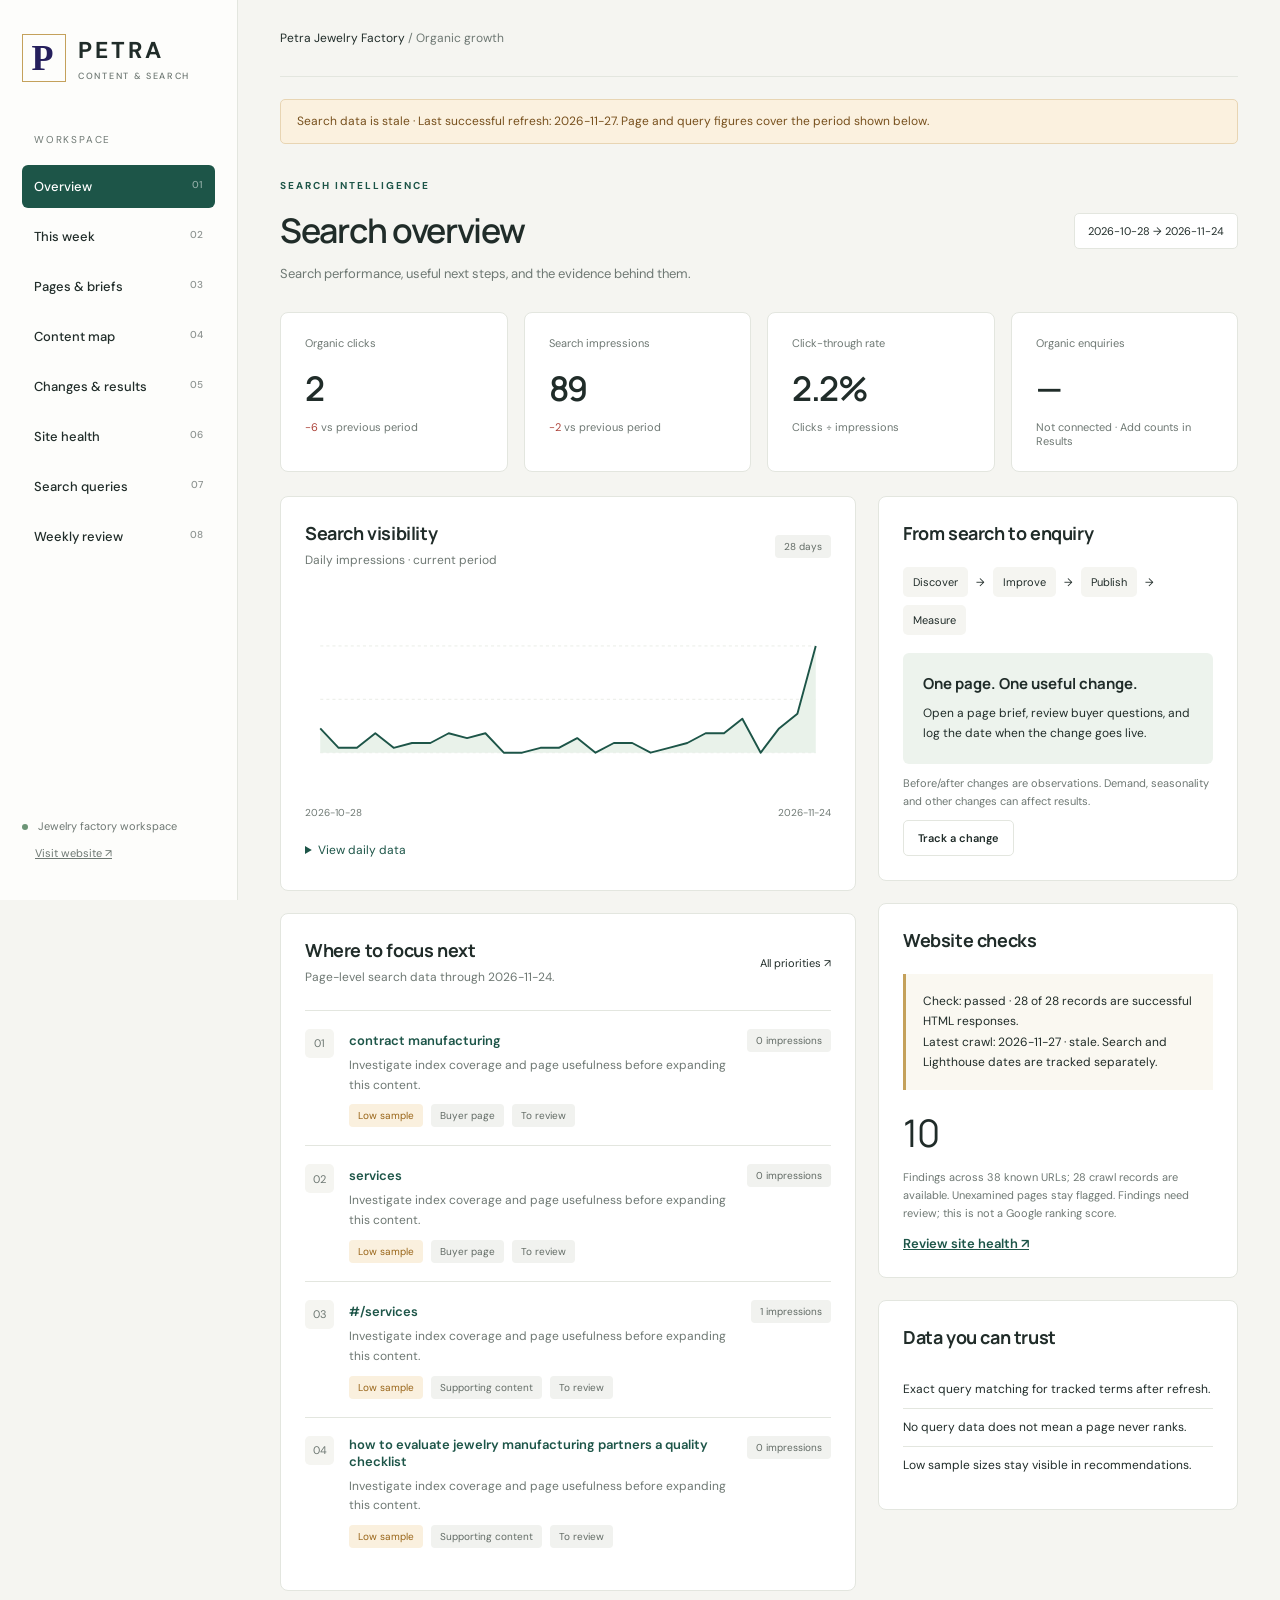
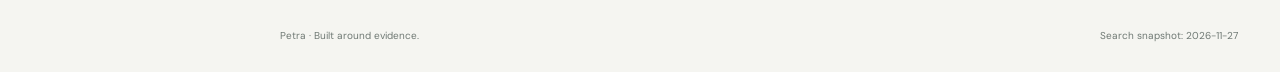
<file: index.html>
<!doctype html>
<html lang="en">
  <head>
    <meta charset="utf-8" />
    <meta name="viewport" content="width=device-width, initial-scale=1" />
    <meta name="robots" content="noindex,nofollow" />
    <meta
      name="description"
      content="Petra Jewelry Factory content and search performance workspace."
    />
    <title>Petra · Content & Search</title>
    <link rel="stylesheet" href="assets/dashboard.css" />
    <script src="assets/dashboard.js?v=20261124-review" defer></script>
  </head>
  <body>
    <a class="skip" href="#main">Skip to content</a>
    <aside class="sidebar">
      <a class="brand" href="#overview"
        ><span class="mark">P</span
        ><span>PETRA<small>CONTENT & SEARCH</small></span></a
      >
      <p class="nav-label">WORKSPACE</p>
      <nav aria-label="Main navigation">
        <a href="#overview" data-view="overview">Overview <span>01</span></a>
        <a href="#priorities" data-view="priorities"
          >This week <span>02</span></a
        >
        <a href="#pages" data-view="pages">Pages & briefs <span>03</span></a>
        <a href="#topics" data-view="topics">Content map <span>04</span></a>
        <a href="#results" data-view="results"
          >Changes & results <span>05</span></a
        >
        <a href="#health" data-view="health">Site health <span>06</span></a>
        <a href="#keywords" data-view="keywords"
          >Search queries <span>07</span></a
        >
        <a href="#workflow" data-view="workflow">Weekly review <span>08</span></a>
      </nav>
      <div class="sidebar-bottom">
        <span class="dot"></span> Jewelry factory workspace<br /><a
          href="https://petrajewelryfactory.com/"
          target="_blank"
          rel="noopener"
          >Visit website ↗</a
        >
      </div>
    </aside>
    <main id="main">
      <header class="topbar">
        <span
          >Petra Jewelry Factory
          <span class="muted">/ Organic growth</span></span
        >
      </header>
      <div id="status" role="status" class="banner">
        Loading search performance…
      </div>
      <div class="heading">
        <div>
          <p class="eyebrow">SEARCH INTELLIGENCE</p>
          <h1 id="view-title">Search overview</h1>
          <p id="view-subtitle" class="muted">
            Turn search evidence into useful pages and better enquiries.
          </p>
        </div>
        <span id="period" class="period"></span>
      </div>
      <section id="content" aria-live="polite">
        <div class="panel empty">Loading your workspace…</div>
      </section>
      <footer>
        Petra · Built around evidence. <span id="footer-date"></span>
      </footer>
    </main>
    <dialog id="page-dialog" aria-labelledby="detail-title">
      <div class="dialog-top">
        <p class="eyebrow">PAGE WORKSPACE</p>
        <button
          id="close-dialog"
          class="secondary"
          aria-label="Close page detail"
        >
          Close ×
        </button>
      </div>
      <div id="page-detail"></div>
    </dialog>
    <div id="toast" role="status" hidden></div>
    <noscript
      >This dashboard needs JavaScript. Source data is available in
      data/latest.json.</noscript
    >
  </body>
</html>
</file>
<file: assets/dashboard.css>
@import url("https://fonts.googleapis.com/css2?family=DM+Sans:wght@400;500;600;700&family=Manrope:wght@400;500;600;700;800&display=swap");
:root {
  --bg: #f5f5f1;
  --paper: #fff;
  --ink: #202c29;
  --muted: #6e7873;
  --line: #e3e6df;
  --green: #1d5548;
  --mint: #e9f2ea;
  --gold: #c4a15b;
  --amber: #986417;
  --red: #ad443b;
  --purple: #251f5c;
  font-family: "DM Sans", sans-serif;
  color: var(--ink);
  background: var(--bg);
  font-synthesis: none;
}
* {
  box-sizing: border-box;
}
body {
  margin: 0;
}
a {
  color: inherit;
}
button,
input,
select,
textarea {
  font: inherit;
  outline-offset: 4px;
}
a {
  outline-offset: 4px;
}
button {
  cursor: pointer;
}
.sidebar {
  width: 238px;
  position: fixed;
  inset: 0 auto 0 0;
  background: #fdfdfb;
  border-right: 1px solid var(--line);
  padding: 34px 22px;
  display: flex;
  flex-direction: column;
}
.brand {
  display: flex;
  gap: 12px;
  align-items: center;
  text-decoration: none;
  letter-spacing: 3px;
  font-size: 23px;
  font-weight: 700;
}
.brand small {
  font-size: 9px;
  letter-spacing: 1.7px;
  display: block;
  margin-top: 5px;
  font-weight: 500;
  color: var(--muted);
}
.mark {
  width: 44px;
  height: 48px;
  border: 1px solid var(--gold);
  color: var(--purple);
  font-family: Georgia, serif;
  font-size: 36px;
  display: grid;
  place-items: center;
}
.nav-label {
  font-size: 10px;
  letter-spacing: 1.8px;
  color: var(--muted);
  margin: 50px 12px 16px;
}
nav {
  display: grid;
  gap: 7px;
}
nav a {
  padding: 13px 12px;
  border-radius: 6px;
  text-decoration: none;
  font-size: 13px;
  font-weight: 500;
  display: flex;
  justify-content: space-between;
}
nav a span {
  font-size: 10px;
  opacity: 0.5;
}
nav a:hover {
  background: #f0f2ed;
}
nav a[aria-current="page"] {
  background: var(--green);
  color: white;
}
.sidebar-bottom {
  margin-top: auto;
  font-size: 11px;
  line-height: 2.4;
  color: var(--muted);
}
.sidebar-bottom a {
  margin-left: 13px;
}
.dot {
  width: 6px;
  height: 6px;
  background: #6c9576;
  border-radius: 50%;
  display: inline-block;
  margin-right: 7px;
}
main {
  margin-left: 238px;
  padding: 0 42px;
  max-width: 1800px;
}
.topbar {
  height: 77px;
  display: flex;
  align-items: center;
  justify-content: space-between;
  border-bottom: 1px solid var(--line);
  font-size: 12px;
}
.topbar a {
  text-decoration: none;
  color: var(--muted);
}
.muted {
  color: var(--muted);
}
.heading {
  display: flex;
  align-items: center;
  justify-content: space-between;
  gap: 18px;
  margin: 34px 0 28px;
}
.eyebrow {
  font-size: 10px;
  font-weight: 700;
  letter-spacing: 2px;
  color: var(--green);
  margin: 0 0 12px;
}
h1,
h2,
h3 {
  font-family: Manrope, sans-serif;
}
h1 {
  font-size: 34px;
  letter-spacing: -1.3px;
  margin: 0 0 10px;
  font-weight: 600;
}
h2 {
  font-size: 18px;
  letter-spacing: -0.4px;
  margin: 0;
}
h3 {
  font-size: 15px;
  margin: 0 0 10px;
}
p {
  line-height: 1.65;
}
.heading p.muted {
  font-size: 13px;
  margin: 0;
}
.period {
  border: 1px solid var(--line);
  background: white;
  border-radius: 5px;
  padding: 10px 13px;
  font-size: 11px;
  white-space: nowrap;
}
.banner {
  padding: 12px 16px;
  background: var(--mint);
  color: var(--green);
  border: 1px solid #d6e4d7;
  border-radius: 5px;
  font-size: 12px;
  line-height: 1.6;
  margin-top: 22px;
}
.banner.warning {
  background: #fbf1df;
  color: #77501d;
  border-color: #e8d5b3;
}
.banner.error {
  background: #fbe9e5;
  color: var(--red);
  border-color: #efcfc7;
}
.metrics {
  display: grid;
  grid-template-columns: repeat(4, minmax(0, 1fr));
  gap: 16px;
  margin-bottom: 24px;
}
.metric {
  padding: 23px 24px;
  background: white;
  border: 1px solid var(--line);
  border-radius: 8px;
}
.metric-label {
  font-size: 11px;
  color: var(--muted);
}
.metric-value {
  font-family: Manrope, sans-serif;
  font-size: 34px;
  font-weight: 600;
  letter-spacing: -1.4px;
  margin: 15px 0 9px;
}
.metric-note {
  font-size: 11px;
  color: var(--muted);
}
.positive {
  color: var(--green);
}
.negative {
  color: var(--red);
}
.layout {
  display: grid;
  grid-template-columns: 1.6fr 1fr;
  gap: 22px;
}
.layout > div {
  min-width: 0;
}
.panel {
  background: white;
  border: 1px solid var(--line);
  border-radius: 8px;
  padding: 24px;
  margin-bottom: 22px;
  min-width: 0;
}
.panel-header {
  display: flex;
  align-items: center;
  justify-content: space-between;
  gap: 15px;
  margin-bottom: 22px;
}
.panel-header p {
  margin: 6px 0 0;
  font-size: 12px;
  color: var(--muted);
}
.panel-header a {
  font-size: 11px;
  text-decoration: none;
  white-space: nowrap;
}
.badge {
  display: inline-block;
  font-size: 10px;
  padding: 5px 9px;
  border-radius: 4px;
  background: var(--mint);
  color: var(--green);
  line-height: 1.3;
  white-space: nowrap;
}
.badge.amber {
  background: #faf0de;
  color: var(--amber);
}
.badge.gray {
  background: #f1f2ef;
  color: #626b65;
}
.badge.red {
  background: #fae9e6;
  color: var(--red);
}
.priority-item {
  display: grid;
  grid-template-columns: 32px 1fr auto;
  gap: 12px;
  align-items: start;
  border-top: 1px solid var(--line);
  padding: 18px 0;
}
.priority-item:first-child {
  border-top: 0;
}
.rank {
  background: var(--bg);
  border-radius: 5px;
  width: 29px;
  height: 29px;
  display: grid;
  place-items: center;
  font-size: 11px;
  color: var(--muted);
}
.priority-item p {
  font-size: 12px;
  color: var(--muted);
  margin: 6px 0;
}
.text-button {
  background: none;
  border: 0;
  color: var(--green);
  padding: 0;
  text-align: left;
  font-weight: 600;
  font-size: 13px;
  overflow-wrap: anywhere;
}
.text-button:hover {
  text-decoration: underline;
}
.row-meta {
  display: flex;
  gap: 8px;
  flex-wrap: wrap;
  margin-top: 9px;
}
.chart {
  width: 100%;
  height: 205px;
  display: block;
}
.chart-labels {
  display: flex;
  justify-content: space-between;
  font-size: 10px;
  color: var(--muted);
  padding-top: 8px;
}
.big-number {
  font-size: 38px;
  font-family: Manrope, sans-serif;
  letter-spacing: -1px;
}
.chart-caption {
  font-size: 11px;
  color: var(--muted);
  margin: 10px 0;
}
.insight {
  background: #edf3ed;
  border-radius: 6px;
  padding: 20px;
  margin-top: 18px;
}
.insight p {
  font-size: 12px;
  margin: 8px 0 0;
}
.table-wrap {
  overflow: auto;
}
table {
  width: 100%;
  min-width: 640px;
  border-collapse: collapse;
  font-size: 12px;
}
th {
  text-align: left;
  font-size: 10px;
  letter-spacing: 0.6px;
  color: var(--muted);
  font-weight: 500;
  white-space: nowrap;
  padding: 12px;
  border-bottom: 1px solid var(--line);
  background: #fafbf8;
}
td {
  padding: 15px 12px;
  border-bottom: 1px solid #eff0ec;
  vertical-align: top;
}
td:first-child {
  min-width: 210px;
}
tr:last-child td {
  border-bottom: 0;
}
td small {
  display: block;
  font-size: 10px;
  color: var(--muted);
  margin-top: 6px;
  overflow-wrap: anywhere;
}
.toolbar {
  display: flex;
  gap: 10px;
  align-items: center;
  flex-wrap: wrap;
  margin-bottom: 20px;
}
.toolbar input {
  flex: 1;
  min-width: 180px;
}
input,
select,
textarea {
  border: 1px solid #d7ddd4;
  border-radius: 5px;
  padding: 10px 12px;
  background: white;
  color: var(--ink);
  font-size: 12px;
}
textarea {
  resize: vertical;
  min-height: 80px;
}
.primary,
.secondary {
  border-radius: 5px;
  padding: 10px 14px;
  font-size: 11px;
  font-weight: 600;
  border: 1px solid var(--green);
  background: var(--green);
  color: #fff;
  text-decoration: none;
  display: inline-block;
}
.secondary {
  background: white;
  border-color: var(--line);
  color: var(--ink);
}
.empty {
  text-align: center;
  padding: 45px 22px;
  color: var(--muted);
  font-size: 13px;
}
.callout {
  padding: 17px;
  border-left: 3px solid var(--gold);
  background: #faf8f1;
  font-size: 12px;
  line-height: 1.7;
  margin: 16px 0;
}
.issue {
  padding: 9px 0;
  border-bottom: 1px solid var(--line);
  font-size: 12px;
  line-height: 1.6;
}
.issue:last-child {
  border: 0;
}
.number-list {
  padding-left: 20px;
  font-size: 12px;
  line-height: 1.8;
}
.number-list li {
  padding: 4px;
}
.fact-grid {
  display: grid;
  grid-template-columns: repeat(2, minmax(0, 1fr));
  gap: 14px;
}
.fact {
  background: var(--bg);
  border-radius: 5px;
  padding: 15px;
  font-size: 12px;
  overflow-wrap: anywhere;
}
.fact small {
  display: block;
  color: var(--muted);
  font-size: 10px;
  margin-bottom: 8px;
}
.flow {
  display: flex;
  align-items: center;
  gap: 8px;
  flex-wrap: wrap;
  font-size: 11px;
  margin: 15px 0;
}
.flow span {
  padding: 8px 10px;
  background: var(--bg);
  border-radius: 5px;
}
.form-grid {
  display: grid;
  grid-template-columns: repeat(2, minmax(0, 1fr));
  gap: 14px;
}
.form-grid label {
  font-size: 11px;
  display: grid;
  gap: 7px;
  min-width: 0;
}
.form-grid input,
.form-grid select,
.form-grid textarea {
  min-width: 0;
  width: 100%;
}
.form-grid .full {
  grid-column: 1/-1;
}
details {
  font-size: 12px;
  margin-top: 15px;
}
summary {
  cursor: pointer;
  color: var(--green);
  padding: 8px 0;
}
footer {
  padding: 16px 0 30px;
  font-size: 10px;
  color: var(--muted);
  display: flex;
  justify-content: space-between;
}
dialog {
  width: min(940px, calc(100% - 32px));
  max-height: 90vh;
  border: 1px solid var(--line);
  border-radius: 12px;
  padding: 30px;
  color: var(--ink);
  background: var(--bg);
}
dialog::backdrop {
  background: #17251f88;
  backdrop-filter: blur(3px);
}
.dialog-top {
  display: flex;
  align-items: center;
  justify-content: space-between;
  margin-bottom: 15px;
}
dialog h2 {
  font-size: 25px;
  overflow-wrap: anywhere;
}
dialog .metrics {
  margin-top: 20px;
}
dialog .metric {
  padding: 15px;
}
dialog .metric-value {
  font-size: 26px;
}
#toast {
  position: fixed;
  bottom: 24px;
  right: 24px;
  padding: 14px 20px;
  background: var(--green);
  color: white;
  border-radius: 7px;
  font-size: 12px;
  z-index: 10;
}
.skip {
  position: absolute;
  left: -999px;
  top: 8px;
}
.skip:focus {
  left: 8px;
  z-index: 100;
  background: white;
  padding: 10px;
}
.content-status {
  font-size: 11px;
  color: var(--muted);
  margin: 10px 0;
}
.topic-card {
  border: 1px solid var(--line);
  border-radius: 6px;
  padding: 18px;
  margin: 12px 0;
}
.topic-card p {
  font-size: 12px;
  margin: 8px 0;
}
.sr-only {
  position: absolute;
  width: 1px;
  height: 1px;
  overflow: hidden;
  clip: rect(0, 0, 0, 0);
}
@media (max-width: 1100px) {
  .sidebar {
    width: 200px;
    padding: 30px 16px;
  }
  main {
    margin-left: 200px;
    padding: 0 24px;
  }
  .metrics {
    gap: 10px;
  }
  .metric {
    padding: 18px;
  }
  .layout {
    grid-template-columns: 1fr;
  }
  h1 {
    font-size: 30px;
  }
}
@media (max-width: 760px) {
  .sidebar {
    position: static;
    width: auto;
    padding: 18px;
    border-right: 0;
    border-bottom: 1px solid var(--line);
  }
  .brand {
    font-size: 19px;
  }
  .mark {
    height: 36px;
    width: 34px;
    font-size: 28px;
  }
  .brand small {
    font-size: 8px;
  }
  .nav-label,
  .sidebar-bottom {
    display: none;
  }
  nav {
    display: flex;
    overflow: auto;
    margin-top: 18px;
    gap: 6px;
  }
  nav a {
    white-space: nowrap;
    font-size: 11px;
    padding: 10px;
  }
  nav a span {
    display: none;
  }
  main {
    margin: 0;
    padding: 0 16px;
  }
  .topbar {
    height: 56px;
    font-size: 10px;
  }
  .heading {
    align-items: flex-start;
    flex-direction: column;
    margin: 25px 0;
  }
  .period {
    font-size: 10px;
  }
  h1 {
    font-size: 28px;
  }
  .metrics {
    grid-template-columns: repeat(2, minmax(0, 1fr));
  }
  .metric-value {
    font-size: 29px;
  }
  .panel {
    padding: 18px;
  }
  .priority-item {
    grid-template-columns: 25px 1fr;
  }
  .priority-item > .badge {
    grid-column: 2;
  }
  .fact-grid,
  .form-grid {
    grid-template-columns: 1fr;
  }
  .form-grid .full {
    grid-column: auto;
  }
  dialog {
    padding: 18px;
  }
  dialog .metrics {
    grid-template-columns: repeat(2, 1fr);
  }
  footer {
    gap: 10px;
    line-height: 1.7;
  }
  .topbar .muted {
    display: none;
  }
  .panel-header {
    align-items: flex-start;
  }
  td,
  th {
    padding: 12px 8px;
  }
}
</file>
